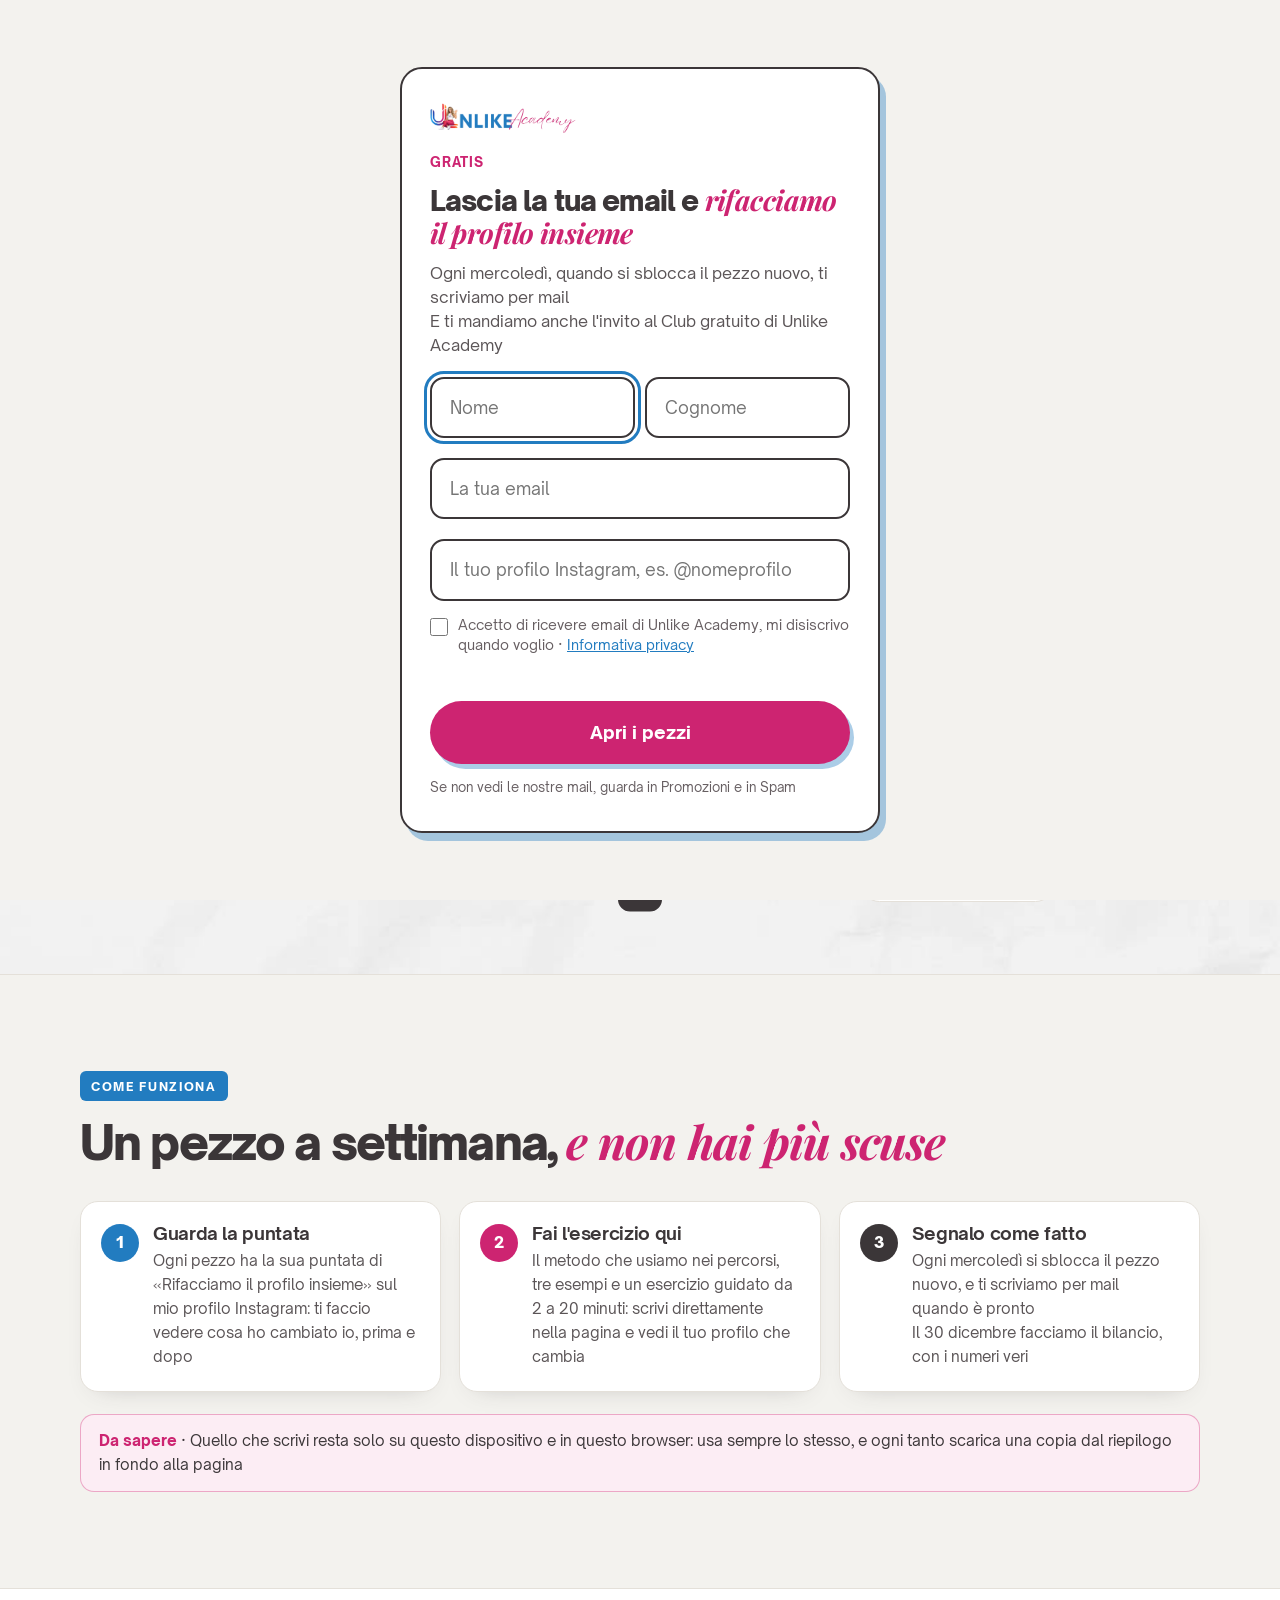
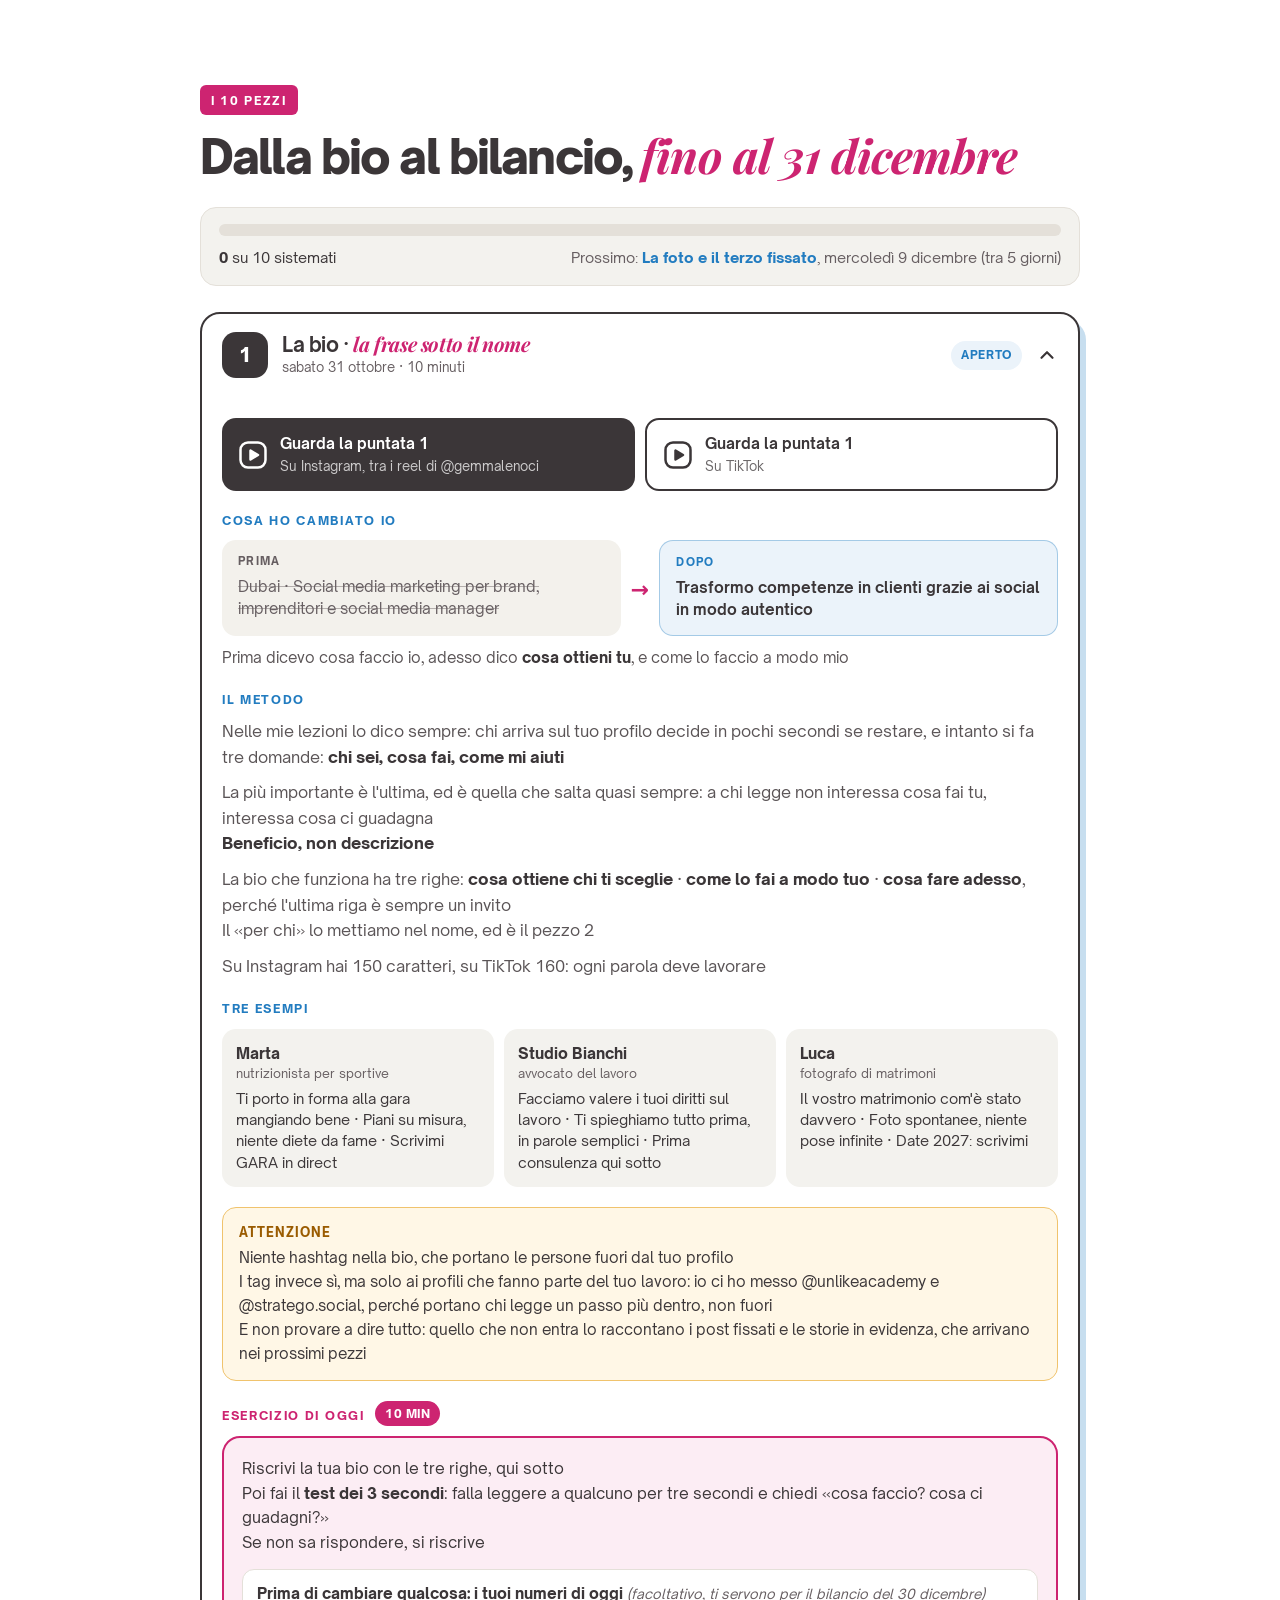
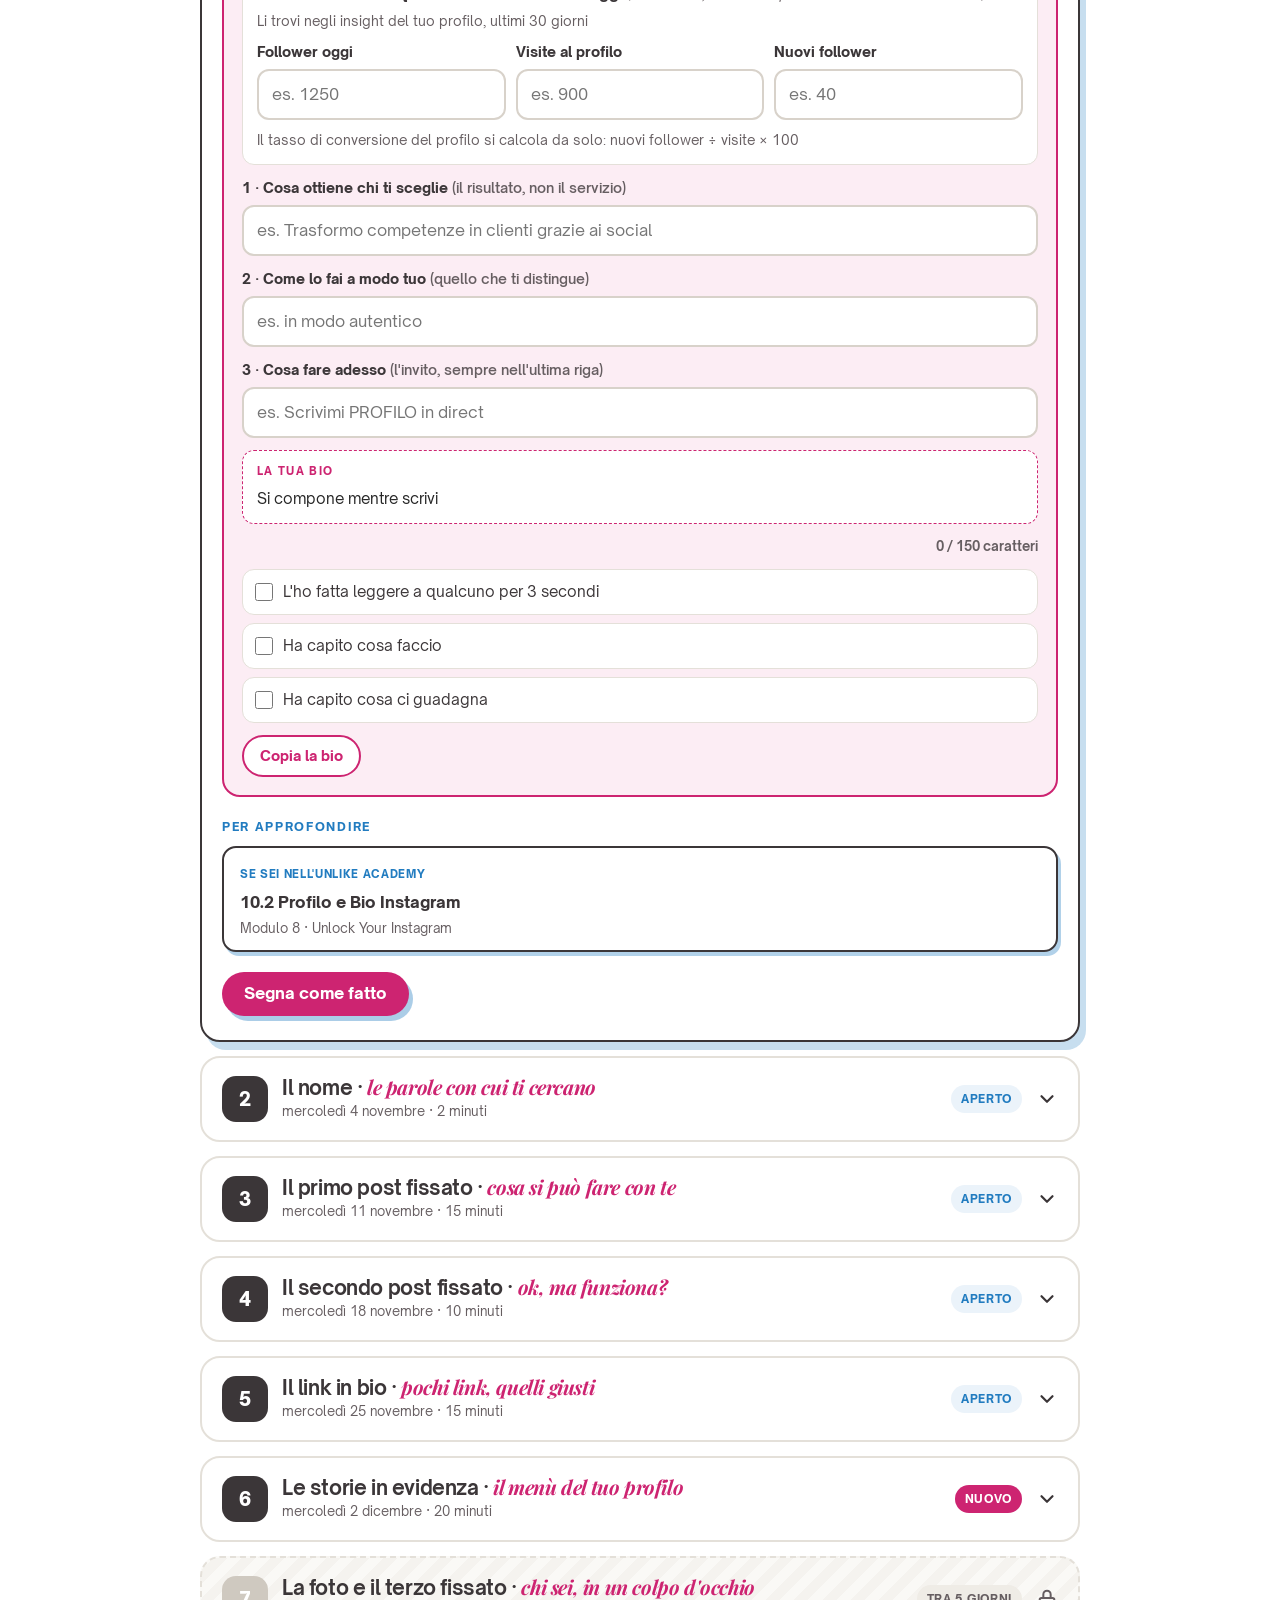
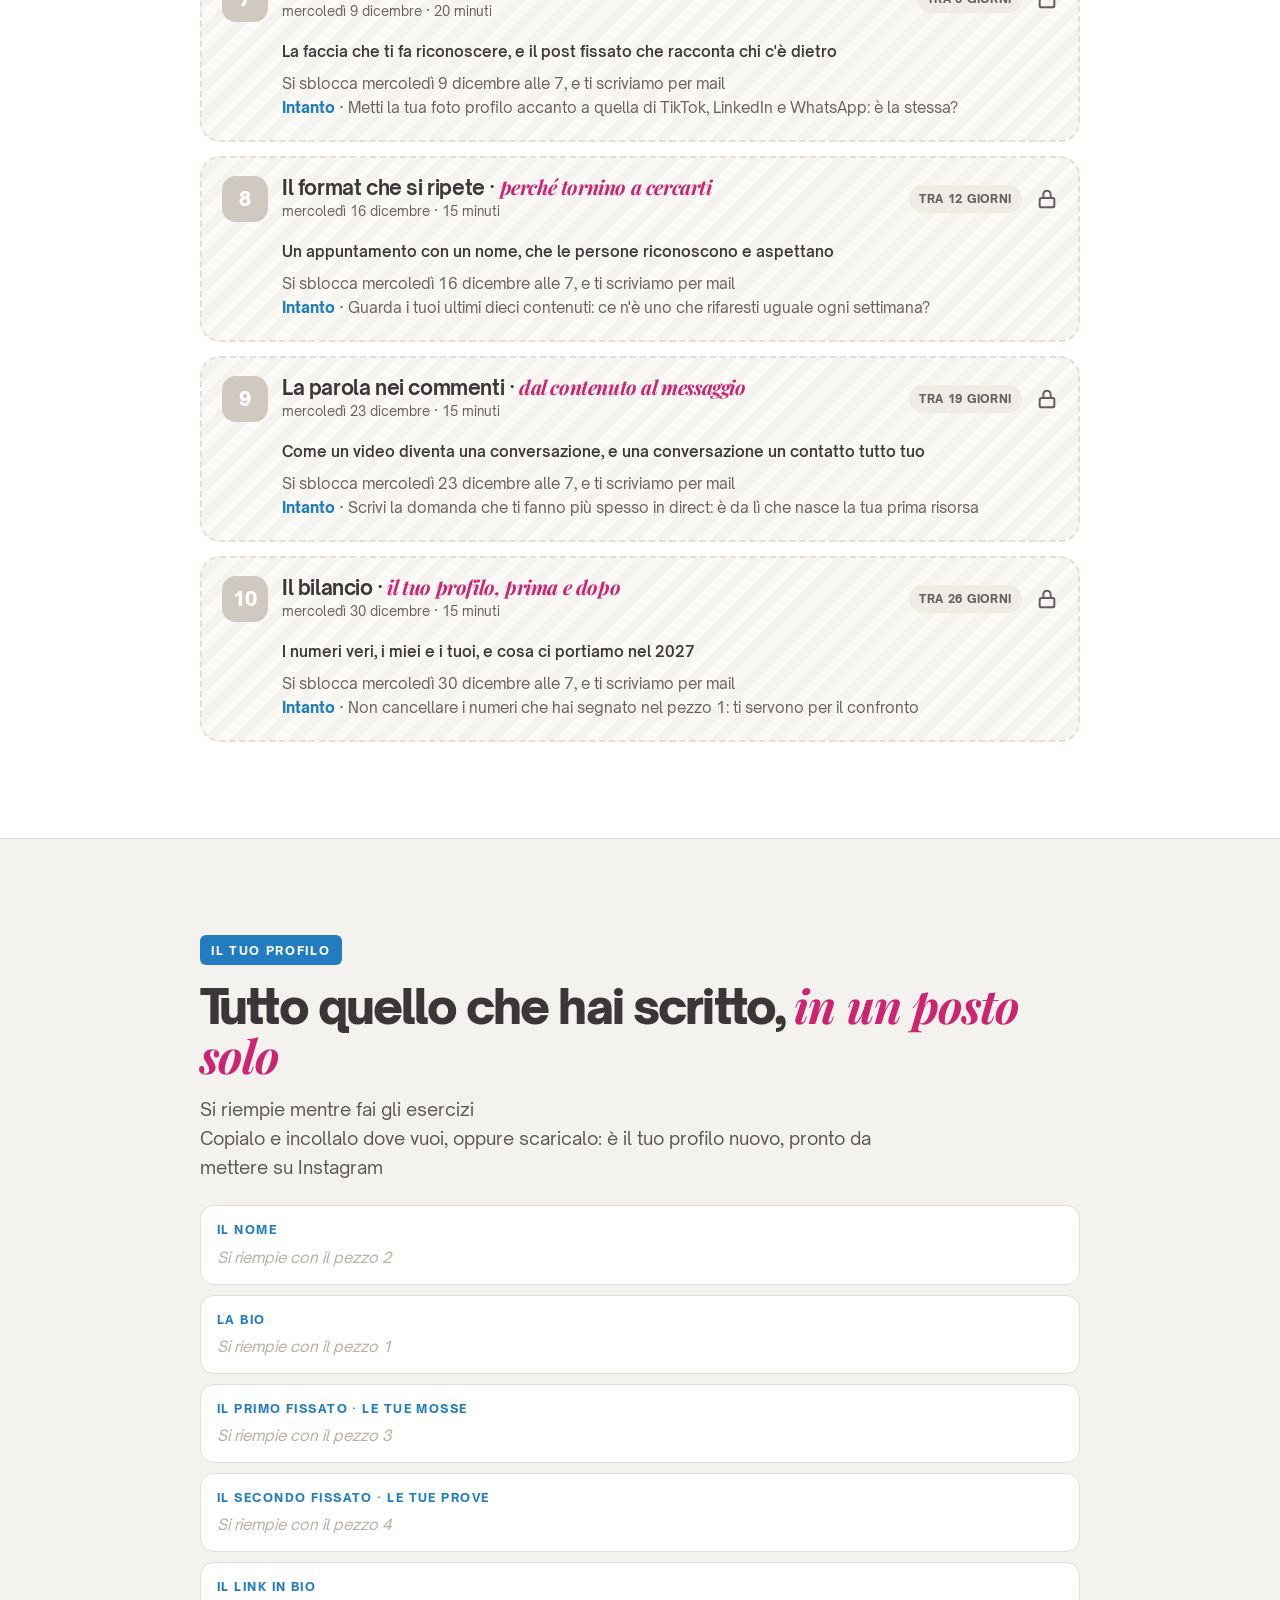
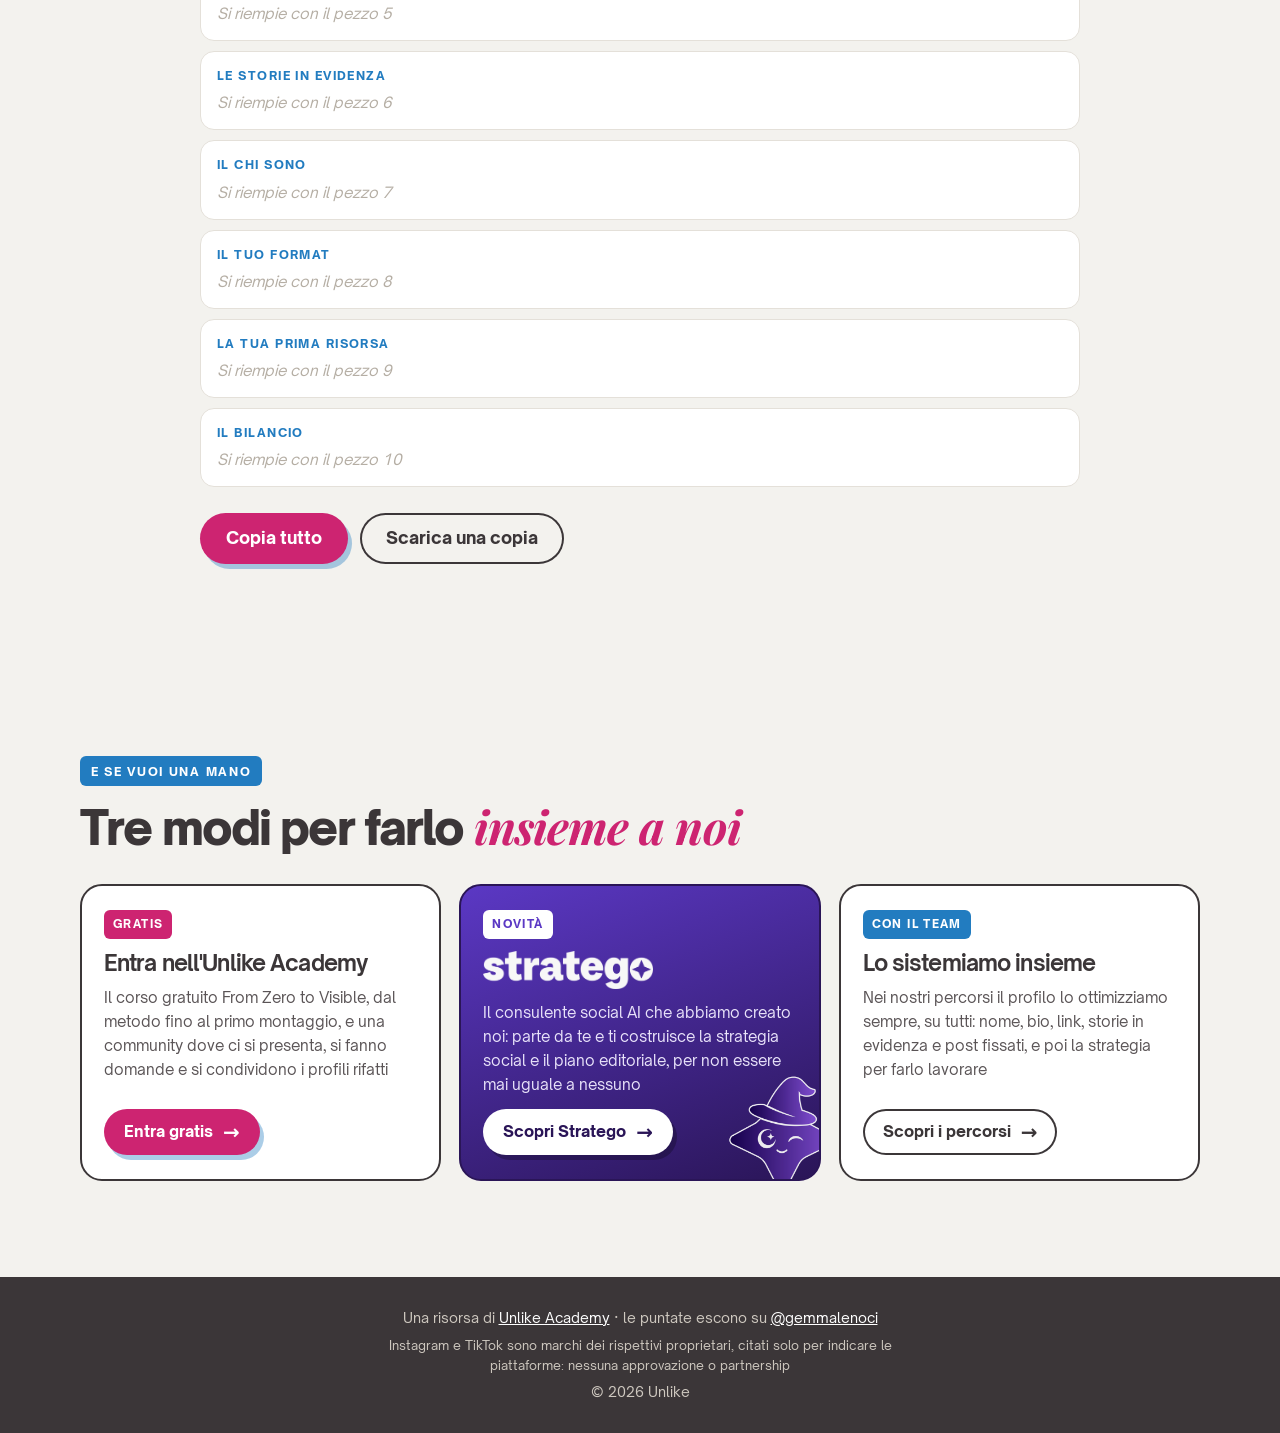
<file: index.html>
<!doctype html>
<html lang="it">
<head>
<meta charset="utf-8">
<meta name="viewport" content="width=device-width, initial-scale=1">
<title>Rifacciamo il profilo insieme · Unlike Academy</title>
<meta name="description" content="Dieci pezzi, uno a settimana, entro la fine del 2026: bio, nome, post fissati, link in bio, storie in evidenza e il resto, con le puntate di Gemma Lenoci e un esercizio guidato per ognuno. Gratis">
<link rel="canonical" href="https://profilo.unlikeacademy.it/">
<meta property="og:title" content="Rifacciamo il profilo insieme, entro la fine del 2026">
<meta property="og:description" content="Dieci pezzi, uno a settimana: io rifaccio il mio, tu rifai il tuo: ogni mercoledì si sblocca il pezzo nuovo">
<meta property="og:type" content="website">
<meta property="og:url" content="https://profilo.unlikeacademy.it/">
<meta property="og:image" content="https://profilo.unlikeacademy.it/assets/img/og-profilo.jpg">
<meta property="og:locale" content="it_IT">
<meta name="twitter:card" content="summary_large_image">
<link rel="icon" href="assets/logo/favicon.png">
<link rel="apple-touch-icon" href="assets/logo/apple-touch-icon.png">
<link rel="preload" href="assets/fonts/open-sauce-sans-900.woff2" as="font" type="font/woff2" crossorigin>
<link rel="stylesheet" href="assets/profilo.css?v=2">
<script src="https://academy.unlikeacademy.it/traccia.js?v=1" defer data-risorsa="profilo"></script>
</head>
<body>
<a class="strip" href="#porte"><b>Novità</b> · Stratego è uscito · <u>Scoprilo</u></a>

<header class="wrap hd">
  <img src="assets/logo/logo.webp" alt="Unlike Academy" width="768" height="158">
  <div class="dx"><a class="acc" href="#pezzi"><span>Hai fretta?</span> <b>Vai ai pezzi</b></a><a class="login" href="https://club.unlikeacademy.it/sign_in" target="_blank" rel="noopener">Login</a></div>
</header>

<main>
<section class="hero">
  <div class="wrap due">
    <div class="testo">
      <span class="eyebrow">Gratis</span>
      <h1>Rifacciamo il <mark>profilo</mark> insieme <em>entro la fine del 2026</em></h1>
      <p class="sub">Ho 179.000 follower e i miei post fissati erano ancora del 2024<br>Quindi lo rifaccio da capo, un pezzo a settimana, con lo stesso metodo che usiamo con le clienti<br><b>Io rifaccio il mio, tu rifai il tuo</b>: ogni mercoledì si sblocca il pezzo nuovo, con la puntata, il metodo e un esercizio guidato</p>
      <div class="meta"><span><i>10</i> pezzi</span><span><i>1</i> a settimana</span><span><i>10-20</i> minuti l'uno</span><span>fino al <i>31</i> dicembre</span></div>
      <div class="btns">
        <a class="btn" href="#pezzo-1" data-vai-attuale>Comincia dal pezzo 1 <span class="ar">&rarr;</span></a>
        <a class="btn btn-linea" href="#come">Come funziona <span class="ar">&darr;</span></a>
      </div>
      <p class="saluto" id="saluto" hidden></p>
    </div>
    <div class="visual">
      <span class="nota-mano">il tuo profilo, mentre prende forma</span>
      <div class="telefono" id="telefono" aria-label="Anteprima del tuo profilo">
        <div class="tel-top"><span class="tel-user" data-ig>iltuoprofilo</span><span class="tel-ico" aria-hidden="true">&#8801;</span></div>
        <div class="tel-head">
          <div class="tel-avatar" data-slot="7"><span class="iniz" data-iniziale>?</span><i class="num">7</i></div>
          <div class="tel-stats"><div><b>—</b><small>post</small></div><div><b data-follower>—</b><small>follower</small></div><div><b>—</b><small>seguiti</small></div></div>
        </div>
        <div class="tel-nome slot" data-slot="2"><span class="vuoto">il tuo nome con le parole chiave</span><i class="num">2</i></div>
        <div class="tel-bio slot" data-slot="1"><span class="vuoto">la tua bio, con le tre righe</span><i class="num">1</i></div>
        <div class="tel-link slot" data-slot="5"><span class="vuoto">il tuo link</span><i class="num">5</i></div>
        <div class="tel-evid slot" data-slot="6"><i class="num">6</i></div>
        <div class="tel-griglia">
          <div class="tile fiss slot" data-slot="3"><i class="num">3</i></div>
          <div class="tile fiss slot" data-slot="4"><i class="num">4</i></div>
          <div class="tile fiss slot" data-slot="7b"><i class="num">7</i></div>
          <div class="tile slot" data-slot="8"><i class="num">8</i></div>
          <div class="tile slot" data-slot="9"><i class="num">9</i></div>
          <div class="tile slot" data-slot="10"><i class="num">10</i></div>
        </div>
      </div>
      <div class="tel-conta"><b data-fatti>0</b> pezzi su 10 sistemati</div>
    </div>
  </div>
</section>

<section class="sec" id="come">
  <div class="wrap">
    <span class="eyebrow">Come funziona</span>
    <h2 class="sh">Un pezzo a settimana, <em>e non hai più scuse</em></h2>
    <ol class="passi">
      <li><span class="pn">1</span><div><h3>Guarda la puntata</h3><p>Ogni pezzo ha la sua puntata di «Rifacciamo il profilo insieme» sul mio profilo Instagram: ti faccio vedere cosa ho cambiato io, prima e dopo</p></div></li>
      <li><span class="pn">2</span><div><h3>Fai l'esercizio qui</h3><p>Il metodo che usiamo nei percorsi, tre esempi e un esercizio guidato da 2 a 20 minuti: scrivi direttamente nella pagina e vedi il tuo profilo che cambia</p></div></li>
      <li><span class="pn">3</span><div><h3>Segnalo come fatto</h3><p>Ogni mercoledì si sblocca il pezzo nuovo, e ti scriviamo per mail quando è pronto<br>Il 30 dicembre facciamo il bilancio, con i numeri veri</p></div></li>
    </ol>
    <div class="avviso"><b>Da sapere</b> · Quello che scrivi resta solo su questo dispositivo e in questo browser: usa sempre lo stesso, e ogni tanto scarica una copia dal riepilogo in fondo alla pagina</div>
  </div>
</section>

<section class="sec pezzi-sec" id="pezzi">
  <div class="wrap stretta">
    <span class="eyebrow rosa">I 10 pezzi</span>
    <h2 class="sh">Dalla bio al bilancio, <em>fino al 31 dicembre</em></h2>
    <div class="avanz" id="avanzamento">
      <div class="avanz-barra"><span data-barra></span></div>
      <div class="avanz-testo"><span><b data-fatti>0</b> su 10 sistemati</span><span class="prossimo" data-prossimo></span></div>
    </div>
    <ol class="lista" id="lista"></ol>
  </div>
</section>

<section class="sec riep-sec" id="riepilogo">
  <div class="wrap stretta">
    <span class="eyebrow">Il tuo profilo</span>
    <h2 class="sh">Tutto quello che hai scritto, <em>in un posto solo</em></h2>
    <p class="lead">Si riempie mentre fai gli esercizi<br>Copialo e incollalo dove vuoi, oppure scaricalo: è il tuo profilo nuovo, pronto da mettere su Instagram</p>
    <div class="riassunto" id="riassunto"></div>
    <div class="btns"><button class="btn" type="button" data-copia-tutto>Copia tutto</button><button class="btn btn-linea" type="button" data-scarica>Scarica una copia</button></div>
  </div>
</section>

<section class="sec porte-sec" id="porte">
  <div class="wrap">
    <span class="eyebrow">E se vuoi una mano</span>
    <h2 class="sh">Tre modi per farlo <em>insieme a noi</em></h2>
    <div class="porte">
      <article class="porta">
        <span class="tag">Gratis</span>
        <h3>Entra nell'Unlike Academy</h3>
        <p>Il corso gratuito From Zero to Visible, dal metodo fino al primo montaggio, e una community dove ci si presenta, si fanno domande e si condividono i profili rifatti</p>
        <a class="btn" href="https://entra.unlikeacademy.it/?utm_source=profilo&amp;utm_medium=porte&amp;utm_campaign=profilo">Entra gratis <span class="ar">&rarr;</span></a>
      </article>
      <article class="porta viola">
        <span class="tag">Novità</span>
        <img class="wm" src="assets/stratego/stratego-wordmark-bianco.png" alt="Stratego" width="400" height="90">
        <p>Il consulente social AI che abbiamo creato noi: parte da te e ti costruisce la strategia social e il piano editoriale, per non essere mai uguale a nessuno</p>
        <a class="btn btn-bianco" href="https://stratego.social/?utm_source=profilo&amp;utm_medium=porte&amp;utm_campaign=profilo">Scopri Stratego <span class="ar">&rarr;</span></a>
        <img class="mago" src="assets/stratego/mascotte.png" alt="" width="200" height="200">
      </article>
      <article class="porta">
        <span class="tag blu">Con il team</span>
        <h3>Lo sistemiamo insieme</h3>
        <p>Nei nostri percorsi il profilo lo ottimizziamo sempre, su tutti: nome, bio, link, storie in evidenza e post fissati, e poi la strategia per farlo lavorare</p>
        <a class="btn btn-linea" href="https://mentoring.unlikeacademy.it/?utm_source=profilo&amp;utm_medium=porte&amp;utm_campaign=profilo">Scopri i percorsi <span class="ar">&rarr;</span></a>
      </article>
    </div>
  </div>
</section>
</main>

<footer><div class="wrap">
  <p>Una risorsa di <a href="https://entra.unlikeacademy.it/?utm_source=profilo&amp;utm_medium=footer&amp;utm_campaign=profilo">Unlike Academy</a> · le puntate escono su <a href="https://www.instagram.com/gemmalenoci/" target="_blank" rel="noopener">@gemmalenoci</a></p>
  <p class="marchi">Instagram e TikTok sono marchi dei rispettivi proprietari, citati solo per indicare le piattaforme: nessuna approvazione o partnership</p><p>© 2026 Unlike</p>
</div></footer>

<div class="toast" id="toast" role="status" aria-live="polite"></div>
<script src="assets/accesso.js?v=3"></script>
<script src="assets/pezzi.js?v=4"></script>
<script src="assets/profilo.js?v=3"></script>
</body>
</html>
</file>
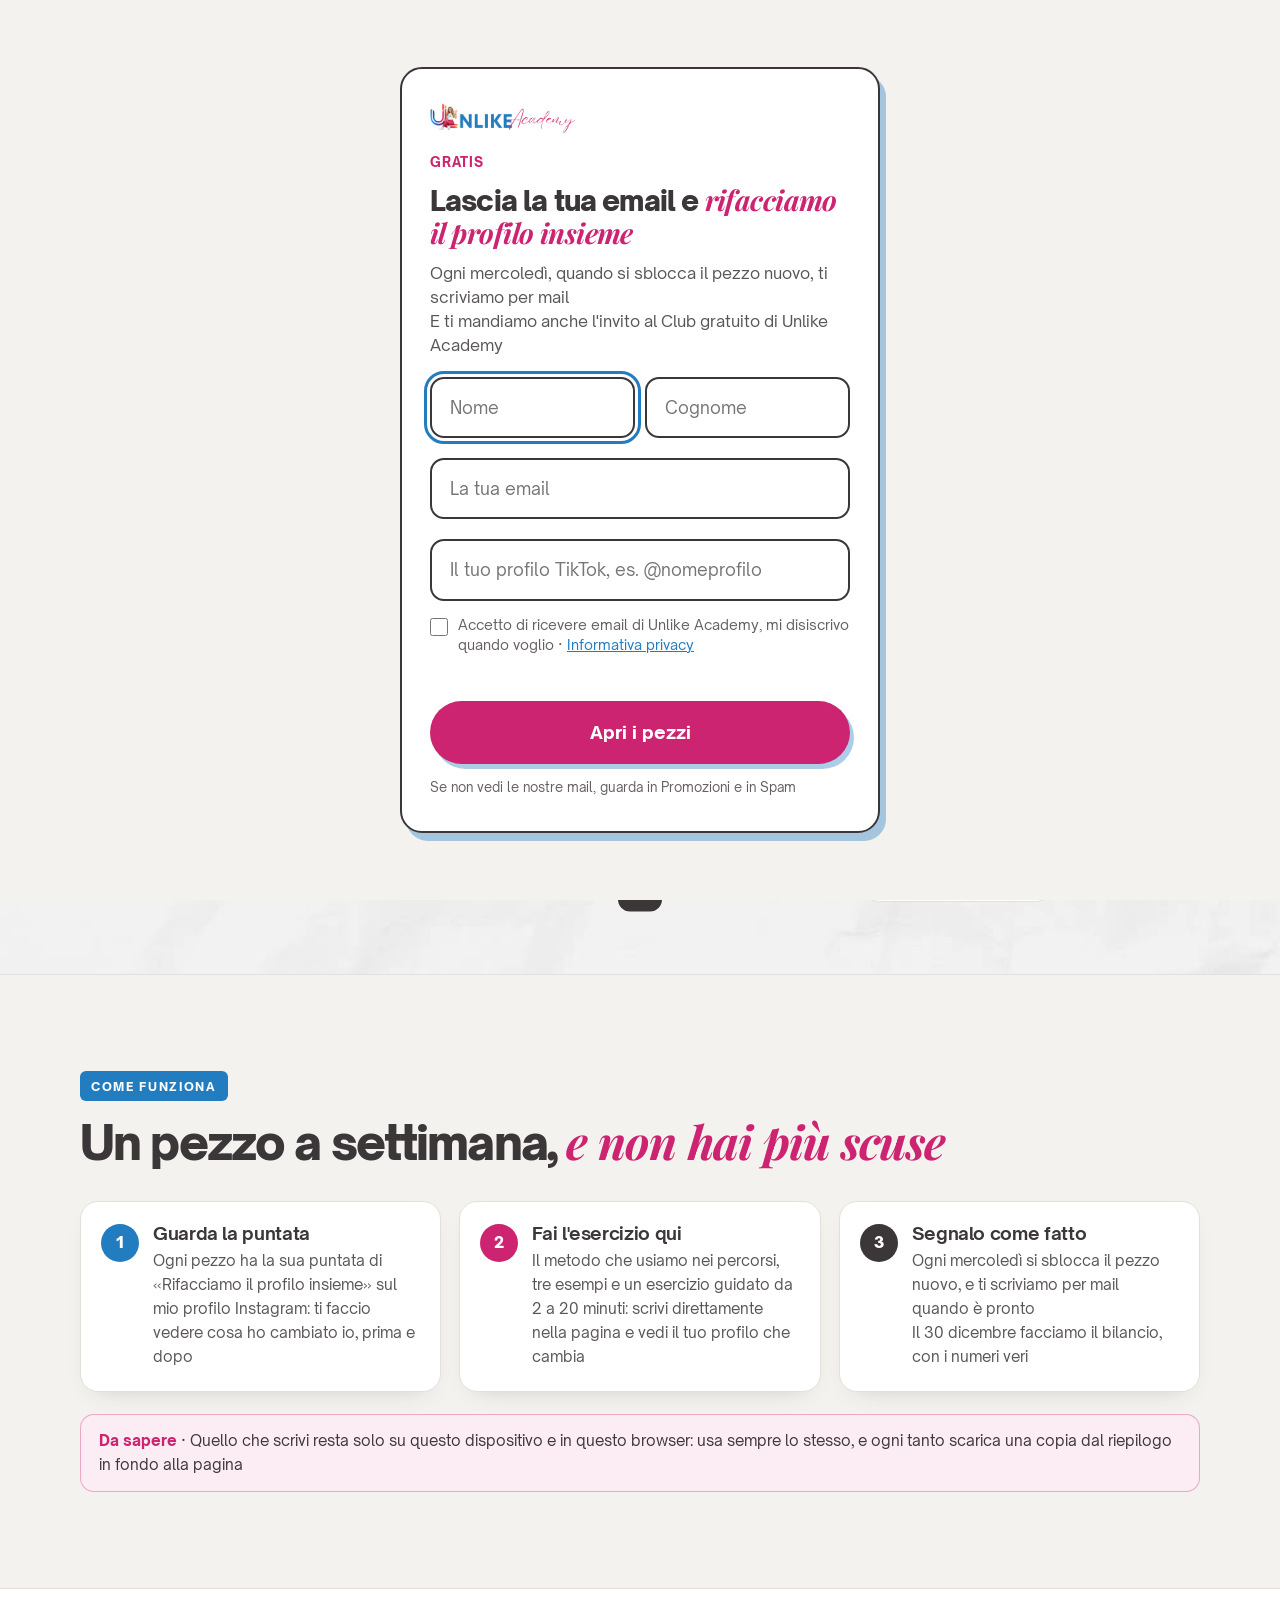
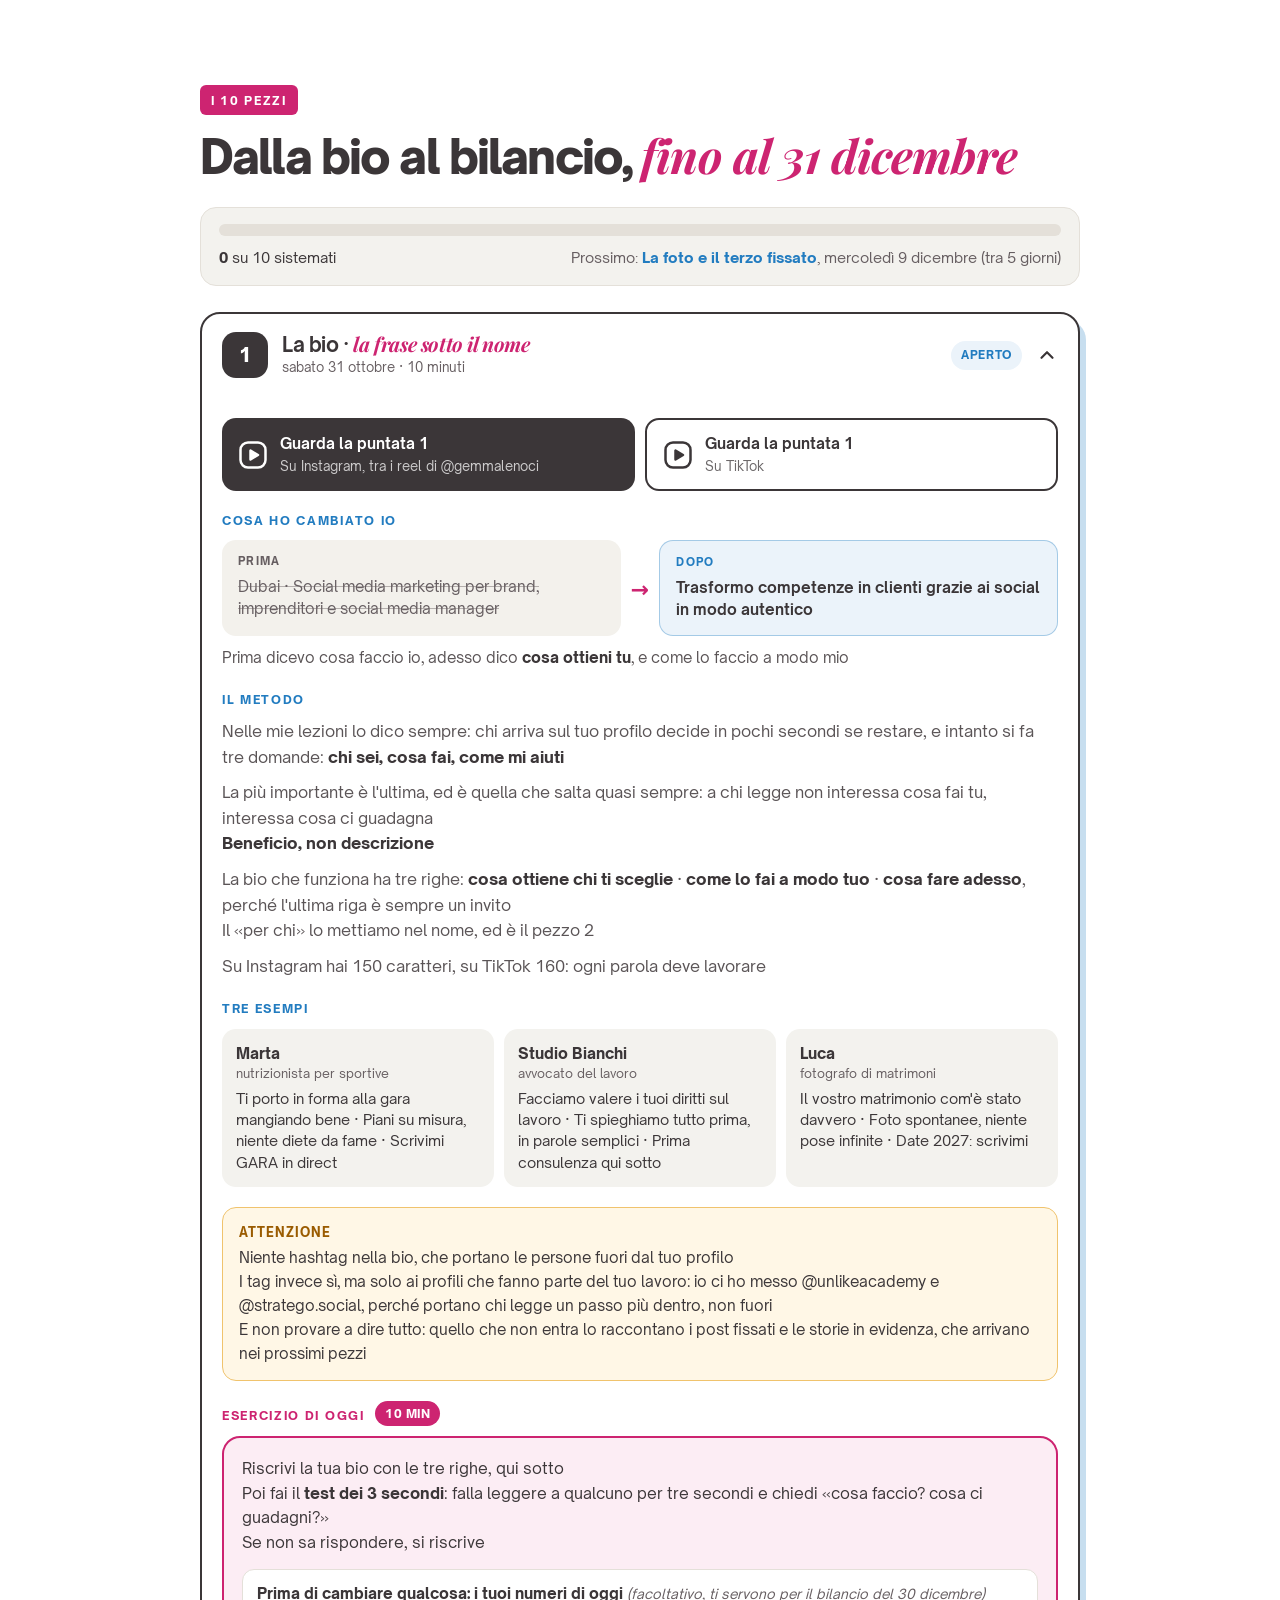
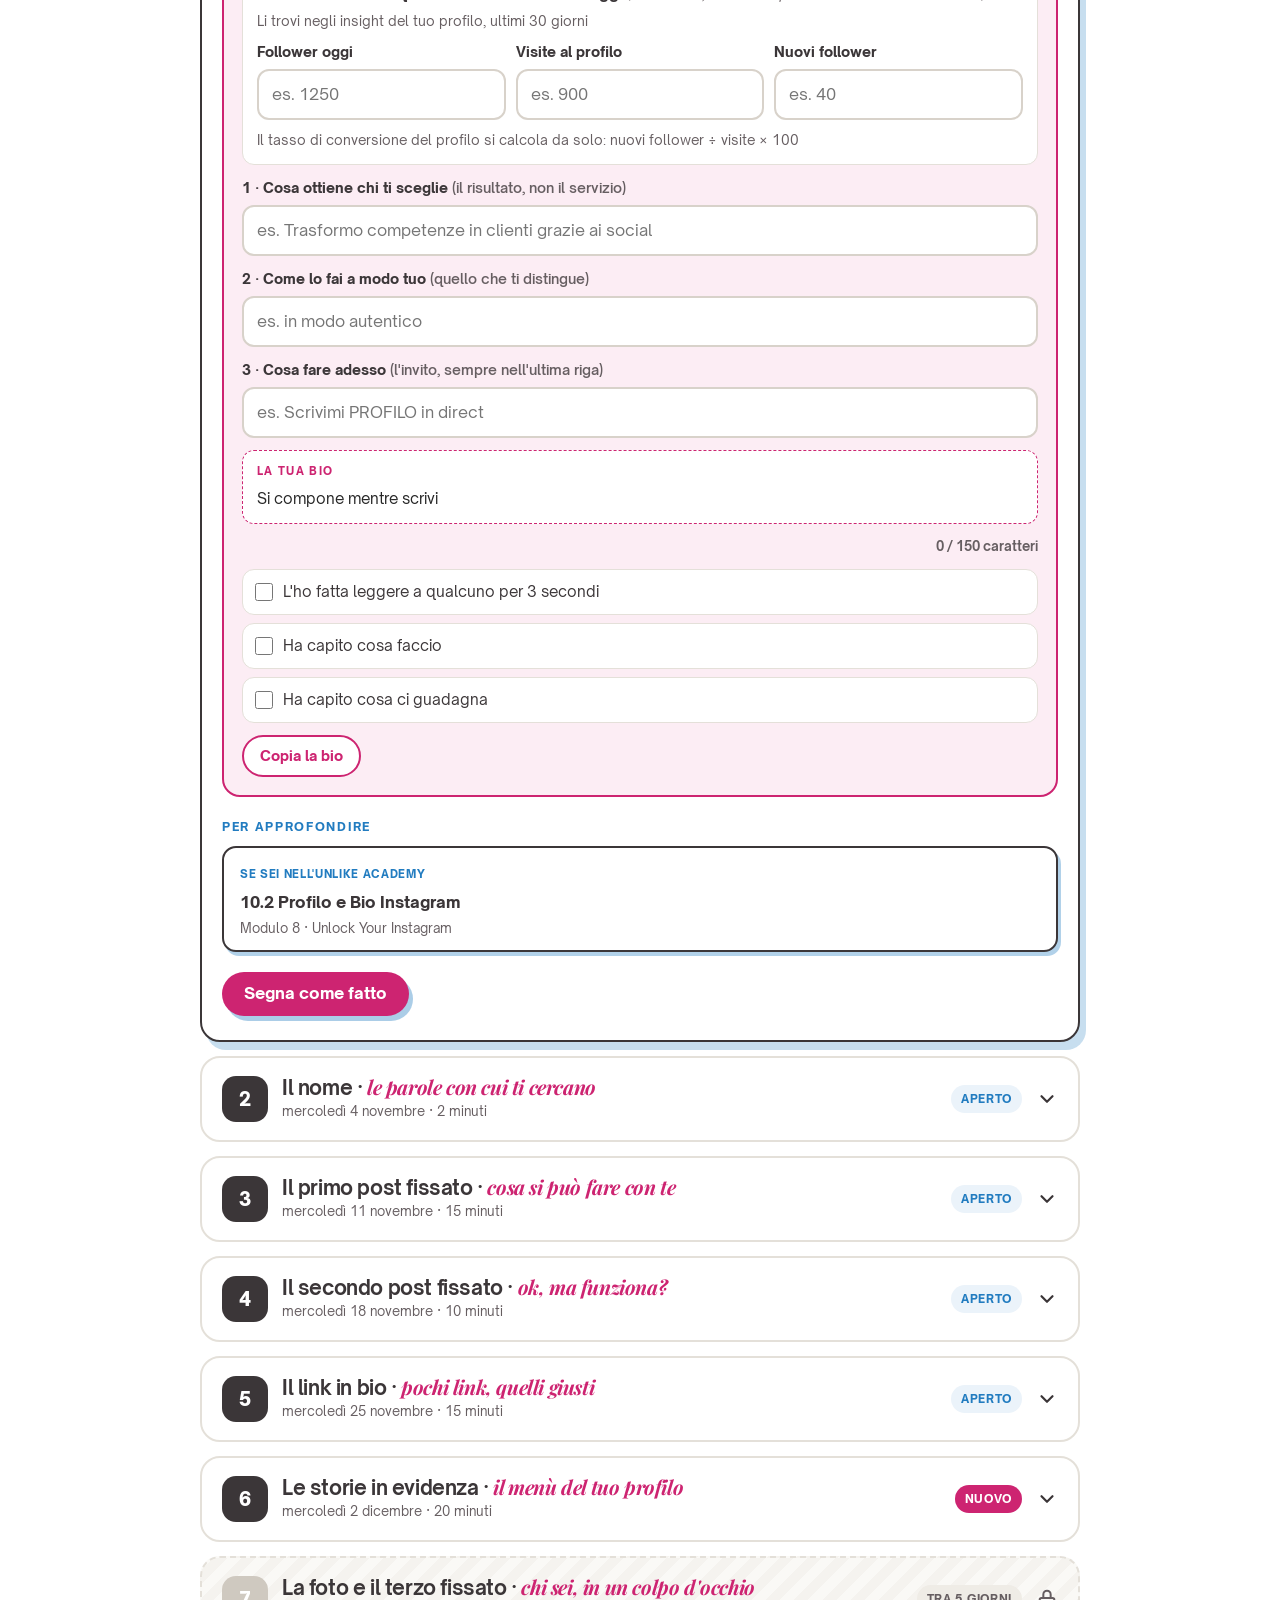
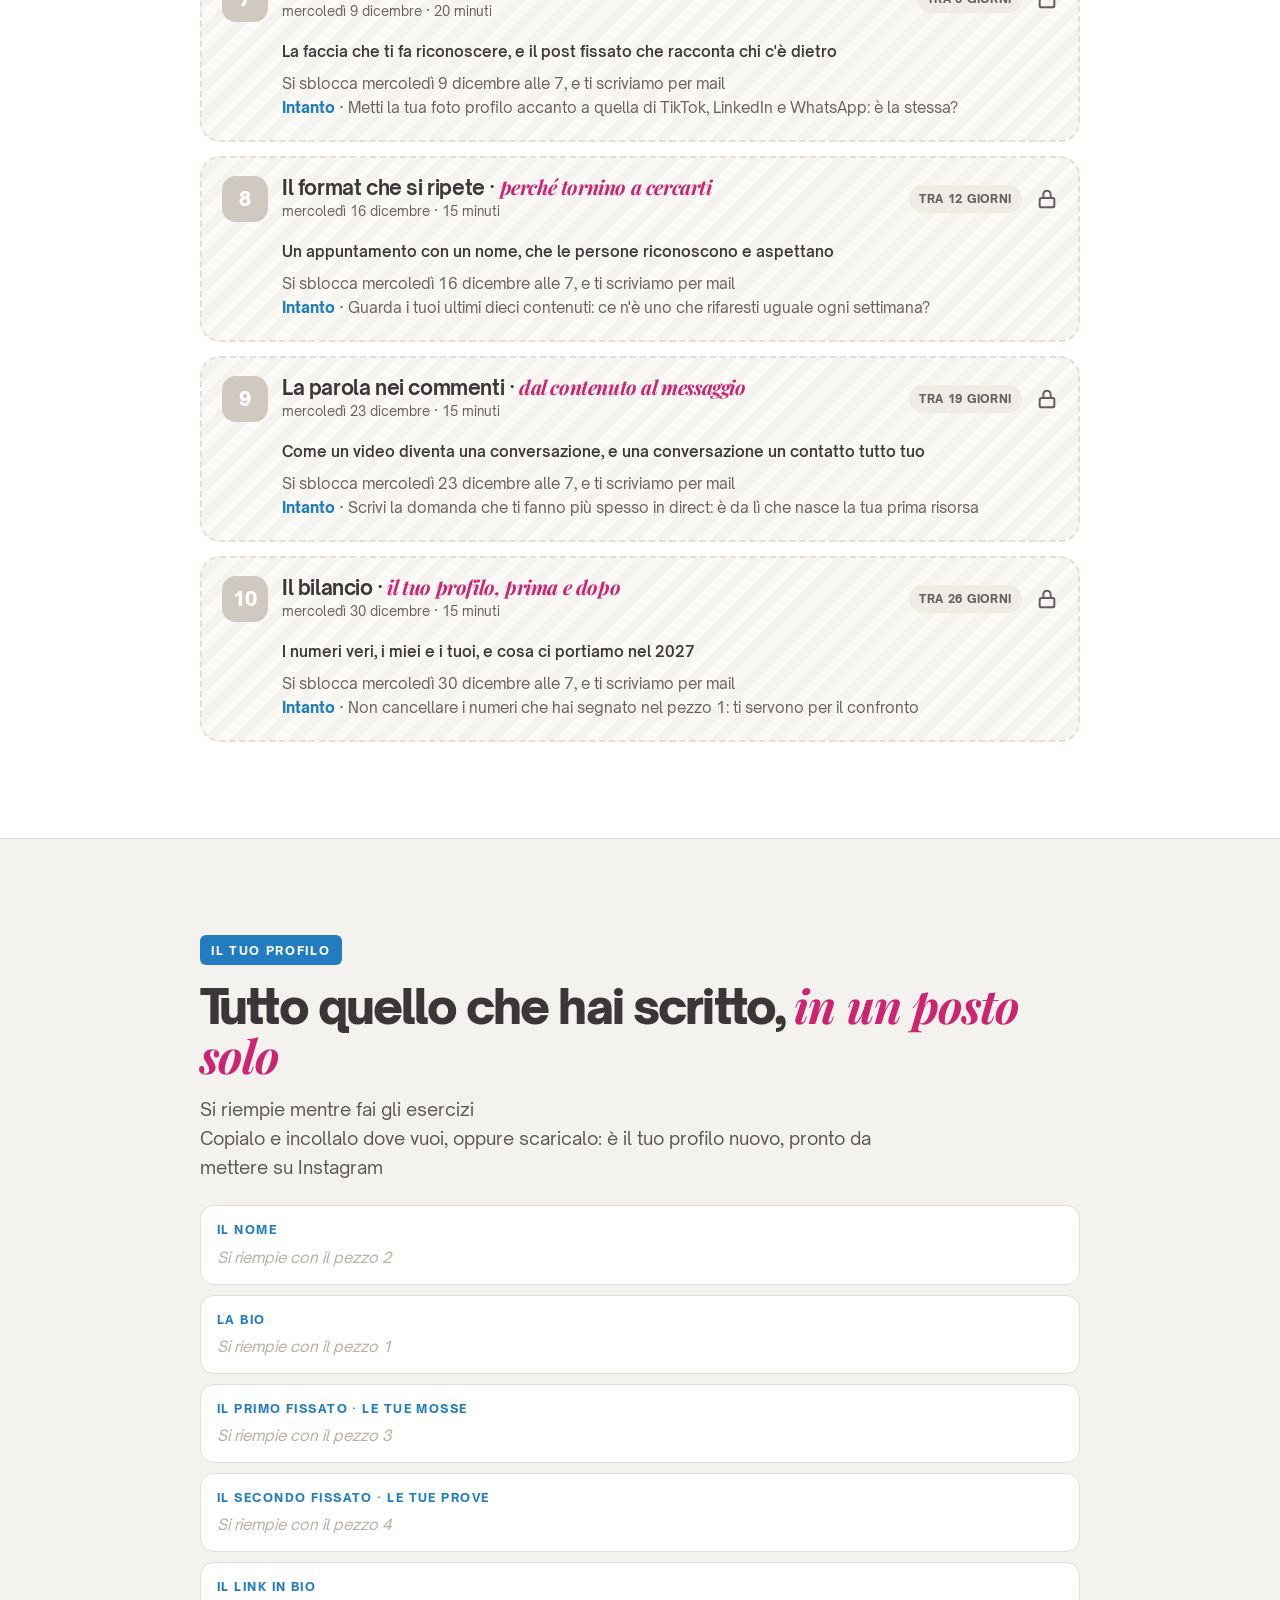
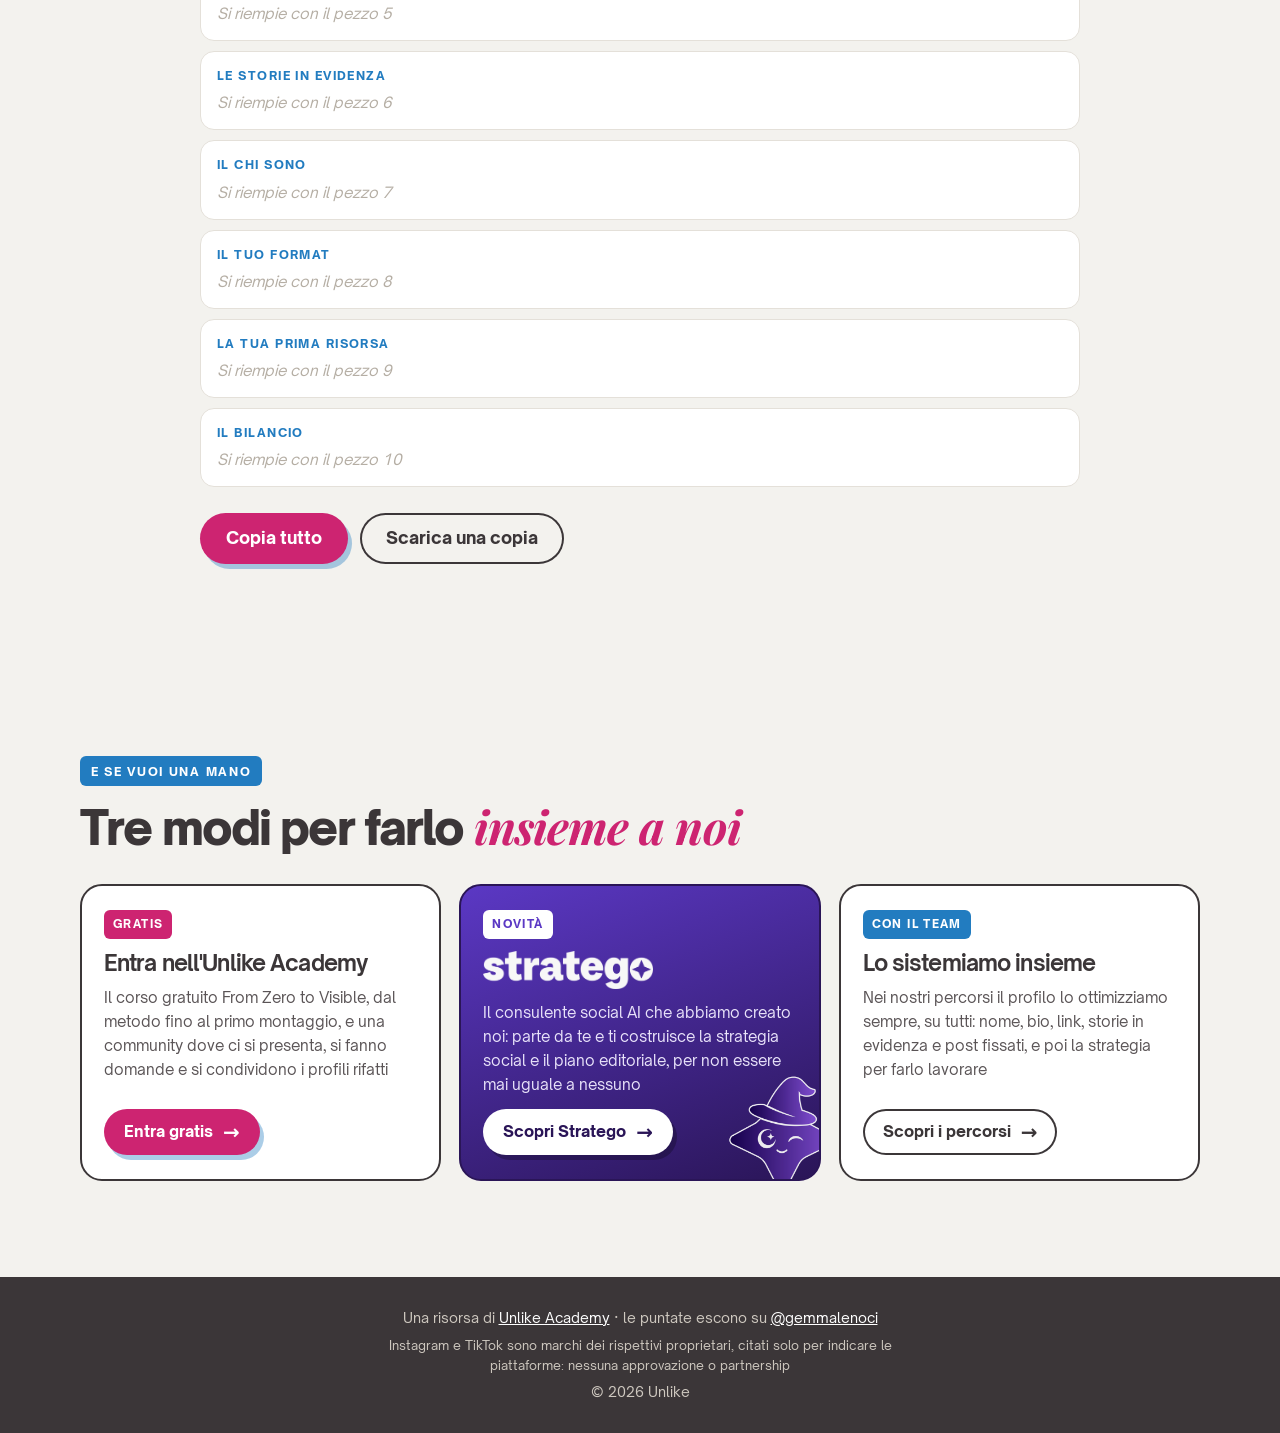
<file: tiktok/index.html>
<!doctype html>
<html lang="it">
<head>
<meta charset="utf-8">
<meta name="viewport" content="width=device-width, initial-scale=1">
<meta name="robots" content="noindex">
<title>Rifacciamo il profilo insieme · Unlike Academy</title>
<link rel="canonical" href="https://profilo.unlikeacademy.it/">
<meta http-equiv="refresh" content="0;url=../?utm_source=tiktok&amp;utm_medium=commento&amp;utm_campaign=profilo">
<script>location.replace('../?utm_source=tiktok&utm_medium=commento&utm_campaign=profilo'+location.hash)</script>
<style>body{font-family:system-ui,sans-serif;background:#F3F2EE;color:#3B3638;display:flex;min-height:100vh;align-items:center;justify-content:center;margin:0}a{color:#CD2471;font-weight:700}</style>
<script src="https://academy.unlikeacademy.it/traccia.js?v=1" defer data-risorsa="profilo"></script>
</head>
<body>
<p><a href="../?utm_source=tiktok&amp;utm_medium=commento&amp;utm_campaign=profilo">Apri la guida</a></p>
</body>
</html>
</file>
<file: assets/profilo.css>
/* profilo.unlikeacademy.it · sistema visivo Unlike (ottobre 2026), stessa base di cervello e aigratis
   blu = da leggere, fucsia = da fare */
@font-face{font-family:'Open Sauce Sans';src:url(fonts/open-sauce-sans-400.woff2) format('woff2');font-weight:400;font-display:swap}
@font-face{font-family:'Open Sauce Sans';src:url(fonts/open-sauce-sans-600.woff2) format('woff2');font-weight:600;font-display:swap}
@font-face{font-family:'Open Sauce Sans';src:url(fonts/open-sauce-sans-700.woff2) format('woff2');font-weight:700;font-display:swap}
@font-face{font-family:'Open Sauce Sans';src:url(fonts/open-sauce-sans-800.woff2) format('woff2');font-weight:800;font-display:swap}
@font-face{font-family:'Open Sauce Sans';src:url(fonts/open-sauce-sans-900.woff2) format('woff2');font-weight:900;font-display:swap}
@font-face{font-family:'Playfair Display';src:url(fonts/playfair-display-italic-base.woff2) format('woff2');font-weight:400 900;font-style:italic;font-display:swap}
@font-face{font-family:'Gochi Hand';src:url(fonts/gochi-hand-400.woff2) format('woff2');font-weight:400;font-display:swap}

:root{
  --fucsia:#CD2471;--fucsia-scuro:#A81B5B;--blu:#227CC0;--viola:#5B38C4;--viola-scuro:#2A1557;
  --ink:#3B3638;--body:#5A5456;--gray:#665E61;--line:#E4E0D9;--carta:#F3F2EE;--rosa-bg:#FCEDF4;--azzurro:#EBF3FA;
  --serif:'Playfair Display',Georgia,serif;--mano:'Gochi Hand',cursive;
  --ombra:0 18px 38px -20px rgba(59,54,56,.42);--ombra-card:0 10px 24px -18px rgba(59,54,56,.35)
}
*{margin:0;padding:0;box-sizing:border-box}
html{-webkit-text-size-adjust:100%;scroll-behavior:smooth;scroll-padding-top:16px}
body{font-family:'Open Sauce Sans',system-ui,sans-serif;color:var(--body);background:var(--carta);line-height:1.6;-webkit-font-smoothing:antialiased;overflow-x:hidden}
img{max-width:100%;height:auto;display:block}
a{color:inherit}
b,strong{color:var(--ink);font-weight:800}
.wrap{width:min(1120px,92vw);margin-inline:auto}
.wrap.stretta{width:min(880px,92vw)}
h1,h2,h3{color:var(--ink);letter-spacing:-.04em;line-height:1.06}
h1 em,h2 em{font-family:var(--serif);font-style:italic;font-weight:700;letter-spacing:-.02em;color:var(--fucsia)}
mark{position:relative;background:none;color:#fff;padding:0 .1em;white-space:nowrap;isolation:isolate}
mark::before{content:'';position:absolute;inset:.06em 0 -.02em;background:var(--fucsia);border-radius:.05em;z-index:-1}
[hidden]{display:none!important}

.eyebrow{display:inline-block;font-weight:800;font-size:12px;line-height:1.25;letter-spacing:.14em;text-transform:uppercase;color:#fff;background:var(--blu);padding:8px 11px 7px;border-radius:6px}
.eyebrow.rosa{background:var(--fucsia)}
.btn{display:inline-flex;align-items:center;justify-content:center;gap:10px;font-family:inherit;font-weight:800;font-size:17px;line-height:1.1;text-decoration:none;border:0;border-radius:100px;padding:16px 26px;background:var(--fucsia);color:#fff;cursor:pointer;box-shadow:4px 5px 0 rgba(34,124,192,.38);transition:transform .2s,box-shadow .2s}
.btn:hover{transform:translate(-1px,-2px);box-shadow:5px 7px 0 rgba(34,124,192,.38)}
.btn:focus-visible,a:focus-visible,button:focus-visible,input:focus-visible,textarea:focus-visible,summary:focus-visible{outline:3px solid var(--blu);outline-offset:3px}
.btn-linea{background:transparent;color:var(--ink);box-shadow:inset 0 0 0 2px var(--ink)}
.btn-linea:hover{box-shadow:inset 0 0 0 2px var(--ink)}
.btn-bianco{background:#fff;color:var(--viola-scuro);box-shadow:4px 5px 0 rgba(0,0,0,.25)}
.btn .ar{font-size:20px;line-height:1;transition:transform .2s}
.btn:hover .ar{transform:translateX(3px)}
.btns{display:flex;flex-wrap:wrap;gap:12px;margin-top:26px}

.strip{display:block;background:var(--viola);color:#fff;text-decoration:none;font-size:14.5px;font-weight:600;text-align:center;padding:9px 16px}
.strip b{color:#fff}
.strip u{text-decoration:none;border-bottom:2px solid rgba(255,255,255,.55);font-weight:800;white-space:nowrap}
.hd{display:flex;align-items:center;justify-content:space-between;gap:16px;height:72px}
.hd img{height:38px;width:auto}
.hd .dx{display:flex;align-items:center;gap:18px}
.hd .acc{font-size:14.5px;color:var(--gray);text-decoration:none;white-space:nowrap}
.hd .acc b{border-bottom:2px solid rgba(205,36,113,.4);margin-left:2px}
.hd .login{font-size:14px;font-weight:800;color:var(--ink);text-decoration:none;border:2px solid var(--ink);border-radius:100px;padding:6px 16px}
.hd .login:hover{background:var(--ink);color:#fff}

/* apertura */
.hero{background:url(texture/grana-leggera.jpg) center/cover,linear-gradient(rgba(34,124,192,.10) 1px,transparent 1px) 0 0/44px 44px,linear-gradient(90deg,rgba(34,124,192,.10) 1px,transparent 1px) 0 0/44px 44px,linear-gradient(165deg,#FCEDF4 0%,#F8F7F3 58%,#EBF3FA 100%);border-block:1.5px solid var(--line)}
.hero .due{display:grid;grid-template-columns:1.08fr .92fr;gap:clamp(32px,5vw,64px);align-items:center;padding-block:clamp(40px,6vw,72px)}
.hero h1{font-weight:900;font-size:clamp(2.3rem,5.2vw,3.9rem);letter-spacing:-.05em;margin-top:20px}
.hero .sub{font-size:clamp(1.02rem,1.5vw,1.14rem);margin-top:18px;max-width:32em}
.meta{display:flex;flex-wrap:wrap;gap:8px;margin-top:20px}
.meta span{font-size:13.5px;font-weight:700;color:var(--ink);background:#fff;border:1.5px solid var(--line);border-radius:100px;padding:6px 13px}
.meta i{font-style:normal;color:var(--fucsia);font-weight:900}
.saluto{margin-top:18px;font-family:var(--mano);font-size:22px;color:var(--blu)}

/* il telefono */
.visual{position:relative;display:flex;flex-direction:column;align-items:center;padding-top:34px}
.nota-mano{position:absolute;top:0;left:50%;transform:translateX(-50%) rotate(-3deg);font-family:var(--mano);font-size:21px;color:var(--fucsia);white-space:nowrap}
.telefono{width:min(330px,100%);background:#fff;border:2.5px solid var(--ink);border-radius:34px;padding:18px 16px 20px;box-shadow:8px 10px 0 rgba(34,124,192,.35),var(--ombra);rotate:1.4deg;font-size:13px;line-height:1.4;color:#262626}
.tel-top{display:flex;justify-content:space-between;align-items:center;font-weight:800;font-size:15px;margin-bottom:12px}
.tel-ico{font-size:20px;color:var(--ink)}
.tel-head{display:flex;align-items:center;gap:16px;margin-bottom:10px}
.tel-avatar{position:relative;flex:none;width:74px;height:74px;border-radius:50%;background:#EDEAE4;display:grid;place-items:center;border:3px dashed #CFC9C0}
.tel-avatar .iniz{font-weight:900;font-size:28px;color:#B5AEA4}
.tel-avatar.ok{background:linear-gradient(135deg,var(--fucsia),#E8679F);border:3px solid #fff;box-shadow:0 0 0 2.5px var(--fucsia)}
.tel-avatar.ok .iniz{color:#fff}
.tel-stats{flex:1;display:grid;grid-template-columns:repeat(3,1fr);text-align:center}
.tel-stats b{display:block;font-size:15px;color:#262626}
.tel-stats small{font-size:11.5px;color:#737373}
.slot{position:relative}
.num{position:absolute;top:-7px;right:-7px;width:20px;height:20px;border-radius:50%;background:#CFC9C0;color:#fff;font-style:normal;font-weight:900;font-size:10.5px;display:grid;place-items:center;z-index:2}
.ok>.num{background:var(--fucsia)}
.tel-avatar .num{top:0;right:-2px}
.vuoto{display:block;color:#B5AEA4;font-style:italic;background:repeating-linear-gradient(-45deg,#F6F4F0 0 6px,#EFECE6 6px 12px);border-radius:6px;padding:4px 8px}
.tel-nome{font-weight:800;margin:6px 0 4px}
.tel-bio{white-space:pre-line;margin-bottom:5px}
.tel-link{color:#00376B;font-weight:700;margin-bottom:12px;overflow:hidden;text-overflow:ellipsis;white-space:nowrap}
.tel-link .vuoto{font-weight:400}
.tel-evid{display:flex;gap:10px;margin-bottom:14px;min-height:72px;overflow:hidden}
.ev{flex:none;width:52px;text-align:center;font-size:10.5px;color:#262626}
.ev span{display:block;width:52px;height:52px;border-radius:50%;border:2px solid #DBD6CE;background:#F6F4F0;margin-bottom:4px}
.tel-evid.ok .ev span{border-color:var(--fucsia);background:var(--rosa-bg);box-shadow:inset 0 0 0 3px #fff}
.ev small{display:block;overflow:hidden;text-overflow:ellipsis;white-space:nowrap}
.tel-griglia{display:grid;grid-template-columns:repeat(3,1fr);gap:3px;margin-inline:-6px}
.tile{aspect-ratio:3/4;background:repeating-linear-gradient(-45deg,#F6F4F0 0 6px,#EFECE6 6px 12px);display:flex;align-items:flex-end;padding:7px;font-size:10.5px;font-weight:800;line-height:1.2;color:#fff;overflow:hidden}
.tile .num{top:4px;right:4px}
.tile.fiss::after{content:'';position:absolute;top:6px;left:6px;width:13px;height:13px;background:no-repeat center/contain url("data:image/svg+xml,%3Csvg xmlns='http://www.w3.org/2000/svg' viewBox='0 0 24 24' fill='%23B5AEA4'%3E%3Cpath d='M16 3l5 5-3 1-4 4 1 5-2 2-4-4-5 5-1-1 5-5-4-4 2-2 5 1 4-4z'/%3E%3C/svg%3E")}
.tile.ok{background:linear-gradient(160deg,var(--fucsia),#7A2E8E)}
.tile.ok:nth-child(2){background:linear-gradient(160deg,var(--blu),#1B4F7A)}
.tile.ok:nth-child(3){background:linear-gradient(160deg,#E8679F,var(--fucsia))}
.tile.ok:nth-child(n+4){background:linear-gradient(160deg,var(--ink),#6B6265)}
.tile.ok.fiss::after{background-image:url("data:image/svg+xml,%3Csvg xmlns='http://www.w3.org/2000/svg' viewBox='0 0 24 24' fill='%23fff'%3E%3Cpath d='M16 3l5 5-3 1-4 4 1 5-2 2-4-4-5 5-1-1 5-5-4-4 2-2 5 1 4-4z'/%3E%3C/svg%3E")}
.tel-conta{margin-top:22px;font-weight:700;color:var(--ink);background:#fff;border:1.5px solid var(--line);border-radius:100px;padding:7px 16px;font-size:14px}
.tel-conta b{color:var(--fucsia)}

/* sezioni */
.sec{padding-block:clamp(56px,8vw,96px)}
.sh{font-weight:900;font-size:clamp(1.9rem,4vw,2.9rem);margin-top:16px;max-width:20em}
.lead{font-size:clamp(1.02rem,1.5vw,1.12rem);margin-top:14px;max-width:40em}
.passi{list-style:none;display:grid;grid-template-columns:repeat(3,1fr);gap:18px;margin-top:34px}
.passi li{display:flex;gap:14px;background:#fff;border:1.5px solid var(--line);border-radius:18px;padding:22px 20px;box-shadow:var(--ombra-card)}
.passi .pn{flex:none;width:38px;height:38px;border-radius:50%;background:var(--blu);color:#fff;font-weight:900;display:grid;place-items:center}
.passi li:nth-child(2) .pn{background:var(--fucsia)}
.passi li:nth-child(3) .pn{background:var(--ink)}
.passi h3{font-size:18px;margin-bottom:6px;letter-spacing:-.02em}
.passi p{font-size:15px}
.avviso{margin-top:22px;background:var(--rosa-bg);border:1.5px solid rgba(205,36,113,.35);border-radius:14px;padding:14px 18px;font-size:15px;color:var(--ink)}
.avviso b{color:var(--fucsia)}

/* avanzamento */
.pezzi-sec{background:#fff;border-block:1.5px solid var(--line)}
.avanz{margin-top:26px;background:var(--carta);border:1.5px solid var(--line);border-radius:16px;padding:16px 18px}
.avanz-barra{height:12px;border-radius:100px;background:#E4E0D9;overflow:hidden}
.avanz-barra span{display:block;height:100%;width:0;background:linear-gradient(90deg,var(--fucsia),#E8679F);border-radius:100px;transition:width .6s}
.avanz-testo{display:flex;flex-wrap:wrap;justify-content:space-between;gap:6px 16px;margin-top:10px;font-size:14.5px;color:var(--ink)}
.prossimo{color:var(--gray)}
.prossimo b{color:var(--blu)}

/* lista dei pezzi */
.lista{list-style:none;margin-top:26px;display:grid;gap:14px}
.pz{background:#fff;border:2px solid var(--line);border-radius:20px;overflow:hidden;transition:border-color .2s}
.pz.aperto{border-color:var(--ink);box-shadow:6px 8px 0 rgba(34,124,192,.25)}
.pz-testa{display:flex;align-items:center;gap:14px;width:100%;background:none;border:0;font:inherit;text-align:left;color:inherit;padding:18px 20px;cursor:pointer}
.pz-n{flex:none;width:46px;height:46px;border-radius:14px;background:var(--ink);color:#fff;font-weight:900;font-size:19px;display:grid;place-items:center}
.pz.fatto .pz-n{background:var(--fucsia)}
.pz-tit{flex:1;min-width:0}
.pz-tit h3{font-size:clamp(17px,2.2vw,20px);letter-spacing:-.02em}
.pz-tit h3 em{font-family:var(--serif);font-style:italic;font-weight:700;color:var(--fucsia)}
.pz-tit small{display:block;font-size:13px;color:var(--gray);margin-top:2px}
.pill{flex:none;font-size:11.5px;font-weight:800;letter-spacing:.06em;text-transform:uppercase;border-radius:100px;padding:5px 10px;white-space:nowrap}
.pill.nuovo{background:var(--fucsia);color:#fff}
.pill.aperto{background:var(--azzurro);color:var(--blu)}
.pill.fatto{background:var(--rosa-bg);color:var(--fucsia)}
.pill.chiuso{background:#EFECE6;color:var(--gray)}
.chev{flex:none;width:22px;height:22px;transition:transform .25s;color:var(--ink)}
.pz.aperto .chev{transform:rotate(180deg)}
.pz.bloccato{background:repeating-linear-gradient(-45deg,#FAF9F6 0 10px,#F5F3EF 10px 20px);border-style:dashed}
.pz.bloccato .pz-n{background:#CFC9C0}
.pz.bloccato .pz-testa{cursor:default}
.pz-lucchetto{flex:none;width:22px;height:22px;color:var(--gray)}
.pz-blocco{padding:0 20px 20px 80px;font-size:15px}
.pz-blocco .teaser{color:var(--ink);font-weight:600}
.pz-blocco .intanto{margin-top:8px;color:var(--gray)}
.pz-blocco .intanto b{color:var(--blu)}
.pz-corpo{padding:4px 20px 24px}
.pz-corpo[hidden]{display:none}
.blk{margin-top:20px}
.blk>h4{font-size:12px;font-weight:800;letter-spacing:.14em;text-transform:uppercase;color:var(--blu);margin-bottom:10px}
.blk.fai>h4{color:var(--fucsia)}
.prima-dopo{display:grid;grid-template-columns:1fr auto 1fr;gap:10px;align-items:stretch}
.pd{border-radius:14px;padding:14px 16px;font-size:15px;line-height:1.45}
.pd small{display:block;font-size:11px;font-weight:800;letter-spacing:.12em;text-transform:uppercase;margin-bottom:6px}
.pd.prima{background:#F3F1EC;color:var(--gray)}
.pd.prima s{text-decoration-color:rgba(102,94,97,.45)}
.pd.dopo{background:var(--azzurro);color:var(--ink);font-weight:700;border:1.5px solid rgba(34,124,192,.35)}
.pd.dopo small{color:var(--blu)}
.freccia{align-self:center;font-size:22px;color:var(--fucsia);font-weight:900}
.nota-io{margin-top:10px;font-size:15px}
.regola p{font-size:16px}
.regola p+p{margin-top:10px}
.esempi{display:grid;grid-template-columns:repeat(3,1fr);gap:10px}
.es{background:var(--carta);border-radius:14px;padding:14px;font-size:14.5px;line-height:1.45}
.es b{display:block;font-size:15px}
.es small{display:block;color:var(--gray);margin-bottom:6px;font-size:12.5px}
.es q{quotes:none;color:var(--ink)}
.attenzione{background:#FFF7E6;border:1.5px solid #F0C36D;border-radius:14px;padding:14px 16px;font-size:15px;color:var(--ink)}
.attenzione strong{color:#9A5B00;text-transform:uppercase;letter-spacing:.08em;font-size:12.5px;display:block;margin-bottom:4px}
.fai-box{background:var(--rosa-bg);border:2px solid var(--fucsia);border-radius:18px;padding:18px}
.fai-box>p{font-size:15.5px;color:var(--ink)}
.min{display:inline-block;background:var(--fucsia);color:#fff;font-weight:800;font-size:12px;border-radius:100px;padding:3px 10px;margin-left:6px;letter-spacing:.04em;vertical-align:2px}
.puntata{display:flex;align-items:center;gap:12px;background:var(--ink);color:#fff;text-decoration:none;border-radius:14px;padding:12px 16px;font-weight:700;font-size:15px;margin-top:18px}
.puntata svg{flex:none;width:30px;height:30px}
.puntata small{display:block;font-weight:500;opacity:.75;font-size:13px}
.azioni{display:flex;flex-wrap:wrap;gap:10px;margin-top:20px;align-items:center}
.btn-fatto{font-size:16px;padding:13px 22px}
.pz.fatto .btn-fatto{background:#fff;color:var(--fucsia);box-shadow:inset 0 0 0 2px var(--fucsia)}

/* strumenti */
.tool{margin-top:14px;display:grid;gap:12px}
.campo label,.campo>span{display:block;font-weight:800;font-size:14px;color:var(--ink);margin-bottom:5px}
.campo label i,.campo>span i{font-style:normal;font-weight:600;color:var(--gray)}
.campo input,.campo textarea{width:100%;font:inherit;font-size:16px;color:var(--ink);background:#fff;border:2px solid #D8D2CA;border-radius:12px;padding:11px 13px;resize:vertical}
.campo input:focus,.campo textarea:focus{border-color:var(--fucsia);outline:none}
.campo textarea{min-height:64px}
.riga2{display:grid;grid-template-columns:1fr 1fr;gap:10px}
.riga3{display:grid;grid-template-columns:repeat(3,1fr);gap:10px}
.anteprima{background:#fff;border:1.5px dashed var(--fucsia);border-radius:12px;padding:12px 14px;font-size:15px;white-space:pre-line;color:#262626}
.anteprima .et{display:block;font-size:11px;font-weight:800;letter-spacing:.12em;text-transform:uppercase;color:var(--fucsia);margin-bottom:6px;white-space:normal}
.conta{font-size:13px;font-weight:700;color:var(--gray);text-align:right}
.conta.troppo{color:#B3261E}
.copia{font:inherit;font-weight:800;font-size:14px;color:var(--fucsia);background:#fff;border:2px solid var(--fucsia);border-radius:100px;padding:8px 16px;cursor:pointer;justify-self:start}
.copia:hover{background:var(--fucsia);color:#fff}
.spunte{display:grid;gap:8px}
.spunte label{display:flex;gap:10px;align-items:flex-start;font-size:15px;color:var(--ink);cursor:pointer;background:#fff;border:1.5px solid var(--line);border-radius:12px;padding:10px 12px}
.spunte input{width:18px;height:18px;margin-top:3px;flex:none;accent-color:var(--fucsia)}
.scelte{display:flex;flex-wrap:wrap;gap:8px}
.scelte button{font:inherit;font-size:14px;font-weight:700;color:var(--ink);background:#fff;border:2px solid #D8D2CA;border-radius:100px;padding:7px 14px;cursor:pointer}
.scelte button[aria-pressed=true]{background:var(--fucsia);border-color:var(--fucsia);color:#fff}
.mossa{background:#fff;border:1.5px solid var(--line);border-radius:14px;padding:12px;display:grid;gap:8px}
.mossa .mt{display:flex;align-items:center;gap:8px}
.mossa .mt b{flex:none;width:28px;height:28px;border-radius:8px;background:var(--fucsia);color:#fff;display:grid;place-items:center;font-size:14px}
.mossa .mt input{flex:1}
.piu{font:inherit;font-weight:800;font-size:14px;color:var(--blu);background:none;border:2px dashed var(--blu);border-radius:12px;padding:10px;cursor:pointer}
.calcolo{background:#fff;border-radius:12px;border:1.5px solid var(--line);padding:12px 14px;font-size:15px;color:var(--ink)}
.calcolo b.grande{font-size:26px;color:var(--fucsia)}
.mini-nota{font-size:13.5px;color:var(--gray)}
.contatore{display:flex;align-items:center;gap:12px;font-weight:800;color:var(--ink)}
.contatore button{width:40px;height:40px;border-radius:50%;border:2px solid var(--fucsia);background:#fff;color:var(--fucsia);font:inherit;font-size:22px;font-weight:900;cursor:pointer;line-height:1}
.contatore output{font-size:30px;color:var(--fucsia);min-width:2ch;text-align:center}

/* riepilogo */
.riassunto{margin-top:24px;display:grid;gap:10px}
.r-voce{background:#fff;border:1.5px solid var(--line);border-radius:14px;padding:14px 16px}
.r-voce h4{font-size:12px;font-weight:800;letter-spacing:.12em;text-transform:uppercase;color:var(--blu);margin-bottom:6px}
.r-voce p{white-space:pre-line;color:var(--ink);font-size:15px}
.r-voce.vuota p{color:#B5AEA4;font-style:italic}

/* porte */
.porte-sec{background:var(--carta)}
.porte{display:grid;grid-template-columns:repeat(3,1fr);gap:18px;margin-top:32px}
.porta{position:relative;background:#fff;border:2px solid var(--ink);border-radius:22px;padding:24px 22px;display:flex;flex-direction:column;gap:12px;overflow:hidden}
.porta h3{font-size:22px}
.porta p{font-size:15px;flex:1}
.porta .btn{align-self:flex-start;font-size:15.5px;padding:13px 20px}
.porta .tag{align-self:flex-start;font-size:11.5px;font-weight:800;letter-spacing:.12em;text-transform:uppercase;background:var(--fucsia);color:#fff;border-radius:6px;padding:5px 9px}
.porta .tag.blu{background:var(--blu)}
.porta.viola{background:linear-gradient(160deg,var(--viola),var(--viola-scuro));border-color:var(--viola-scuro);color:#E9E3FA}
.porta.viola .tag{background:#fff;color:var(--viola)}
.porta.viola .wm{width:170px;height:auto}
.porta.viola p{color:#E9E3FA;position:relative;z-index:1}
.porta.viola .btn{position:relative;z-index:1}
.porta .mago{position:absolute;right:-18px;bottom:-14px;width:110px;opacity:.95;pointer-events:none}

footer{background:var(--ink);color:#CFC9C0;padding:30px 0;font-size:14px;text-align:center}
footer a{color:#fff}
footer p+p{margin-top:6px}
.marchi{font-size:12.5px;max-width:46em;margin-inline:auto}

.toast{position:fixed;left:50%;bottom:22px;transform:translate(-50%,140%);background:var(--ink);color:#fff;font-weight:700;font-size:15px;border-radius:100px;padding:12px 22px;box-shadow:var(--ombra);transition:transform .3s;z-index:9999;max-width:92vw;text-align:center}
.toast.su{transform:translate(-50%,0)}

@media (max-width:900px){
  .hero .due{grid-template-columns:1fr}
  .passi,.porte{grid-template-columns:1fr}
  .esempi{grid-template-columns:1fr}
}
@media (max-width:600px){
  .hd .acc span{display:none}
  .hd img{height:30px}
  .hd .dx{gap:10px}
  .pz-testa{padding:14px;gap:10px}
  .pz-n{width:38px;height:38px;font-size:16px;border-radius:11px}
  .pz-blocco{padding:0 14px 16px 62px}
  .pz-corpo{padding:0 14px 20px}
  .prima-dopo{grid-template-columns:1fr}
  .freccia{transform:rotate(90deg);justify-self:center}
  .riga2,.riga3{grid-template-columns:1fr}
  .pill{font-size:10.5px;padding:4px 8px}
  .chev{display:none}
}
@media (prefers-reduced-motion:reduce){*{transition:none!important;scroll-behavior:auto!important}}

/* puntate su Instagram e TikTok, lezioni per approfondire */
.puntate{display:grid;grid-template-columns:1fr 1fr;gap:10px;margin-top:18px}
.puntate .puntata{margin-top:0}
.puntata.tt{background:#fff;color:var(--ink);border:2px solid var(--ink)}
.lezioni{display:grid;gap:10px}
.lez{display:block;text-decoration:none;color:var(--ink);background:#fff;border:2px solid var(--ink);border-radius:14px;padding:12px 16px;box-shadow:3px 4px 0 rgba(34,124,192,.35)}
.lez b{display:block;font-size:16px;margin:4px 0 2px}
.lez small{display:block;font-size:13px;color:#665E61}
.lez-tag{display:inline-block;font-size:11px;font-weight:800;letter-spacing:.06em;text-transform:uppercase;color:#227CC0}
.lez.gratis .lez-tag{color:#CD2471}
@media (max-width:600px){.puntate{grid-template-columns:1fr}}
</file>
